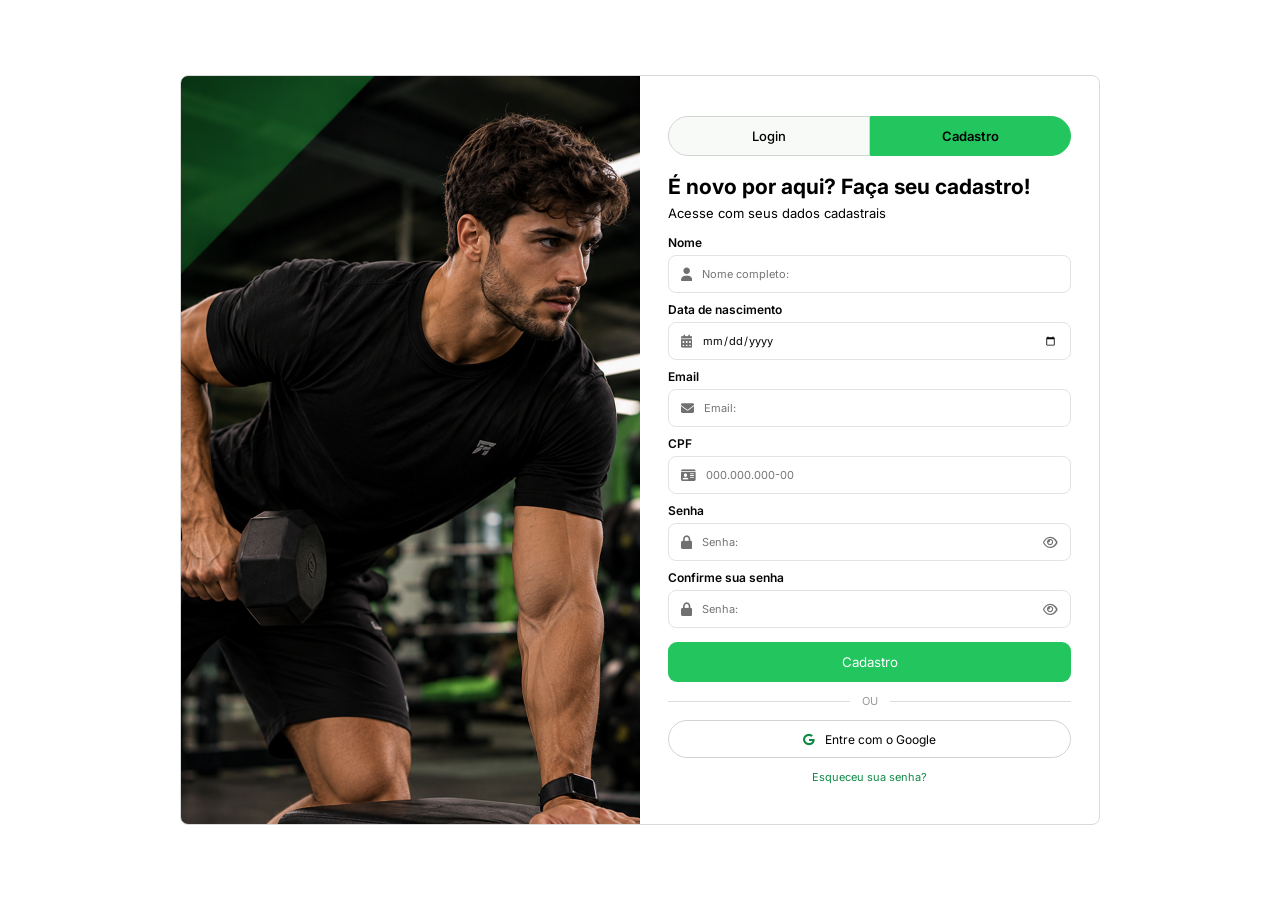
<file: cadastro.html>
<!DOCTYPE html>
<html lang="pt-br">
<head>
    <meta charset="UTF-8">
    <meta name="viewport" content="width=device-width, initial-scale=1.0">
    <link rel="preconnect" href="https://fonts.googleapis.com">
    <link rel="preconnect" href="https://fonts.gstatic.com" crossorigin>
    <link rel="stylesheet" href="https://cdnjs.cloudflare.com/ajax/libs/font-awesome/6.5.0/css/all.min.css">
    <link href="https://fonts.googleapis.com/css2?family=Inter:wght@400;500;600;700&display=swap" rel="stylesheet">
    <link rel="stylesheet" href="cadastro.css">
    <title>Cadastro</title>
</head>
<body>
    
    <main class="container">
        <section class="cadastro-card">

            <div class="Homemtreinando">
                <img src="Homemtreinando.png" alt="">
            </div>

            <div class="form-section">

            
            <div class="tabs">
                <button class="tab active" id="loginTab">
                    Login
                </button>

                <button class="tab cadastro" id="cadastroTab">
                    Cadastro
                </button>
            </div>

            <form id="cadastroForm">

                <h2>É novo por aqui? Faça seu cadastro!</h2>

                <p class="subtitle">
                    Acesse com seus dados cadastrais
                </p>

                <div class="input-group">
                    <label for="name">Nome</label>

                    <div class="input-box">
                        <i class="fa-solid fa-user"></i>
                        <input type="name" id="name" placeholder="Nome completo:">
                    </div>
                </div>

                <div class="input-group">
                    <label for="name">Data de nascimento</label>

                    <div class="input-box">
                        <i class="fa-solid fa-calendar-days"></i>
                        <input type="date" id="date" placeholder="00/00/0000">
                    </div>
                </div>

                <div class="input-group">
                    <label for="name">Email</label>

                    <div class="input-box">
                        <i class="fa-solid fa-envelope"></i>
                        <input type="email" id="email" placeholder="Email:" required>
                    </div>
                </div>
                
                <div class="input-group">
                    <label for="name">CPF</label>

                    <div class="input-box">
                        <i class="fa-solid fa-id-card"></i>
                        <input type="text" id="cpf" placeholder="000.000.000-00" required>
                    </div>
                </div>

                <div class="input-group">
                    <label for="name">Senha</label>

                    <div class="input-box">
                        <i class="fa-solid fa-lock"></i>
                        <input type="password" id="senha" placeholder="Senha:" required>
                        <i class="fa-regular fa-eye toggle-password" id="togglePassword"></i>
                    </div>
                </div>

                <div class="input-group">
                    <label for="name">Confirme sua senha</label>

                    <div class="input-box">
                        <i class="fa-solid fa-lock"></i>
                        <input type="password" id="senha" placeholder="Senha:" required>
                        <i class="fa-regular fa-eye toggle-password" id="togglePassword"></i>
                    </div>
                </div>

                <button type="submit" class="btn-primary">
                    Cadastro
                </button>

                <div class="divider">
                    <span></span>
                    <small>OU</small>
                    <span></span>
                </div>

                <button type="button" class="google-button">
                    <i class="fa-brands fa-google"></i>
                    Entre com o Google
                </button>

              
                <a href="#" class="forgot-password">
                    Esqueceu sua senha?
                </a>

            </form>

        </div>

    </section>
</main>
</body>
</html>
</file>
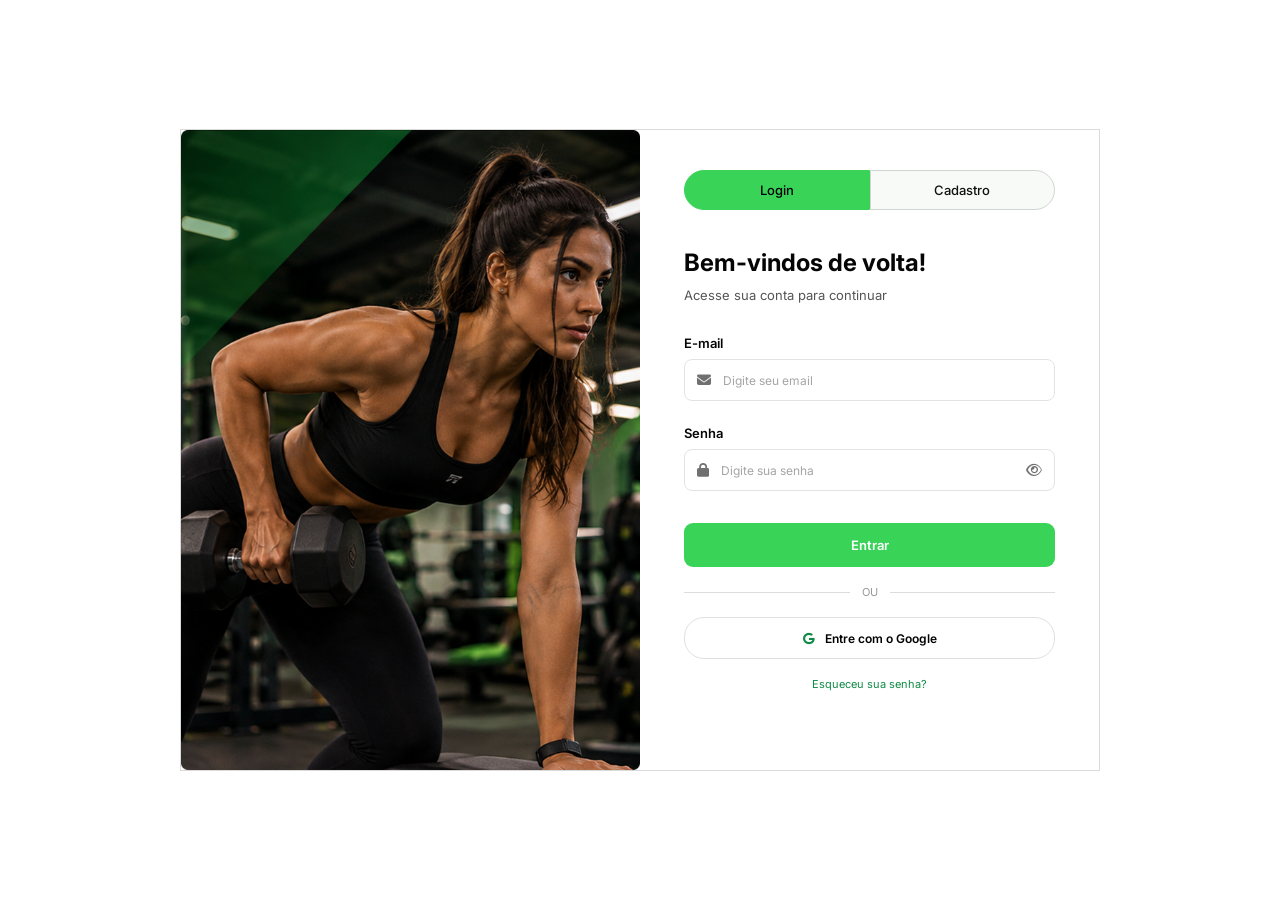
<file: login.html>
<!DOCTYPE html>
<html lang="pt-br">
<head>
    <meta charset="UTF-8">
    <meta name="viewport" content="width=device-width, initial-scale=1.0">
    <link rel="preconnect" href="https://fonts.googleapis.com">
    <link rel="preconnect" href="https://fonts.gstatic.com" crossorigin>
    <link rel="stylesheet" href="https://cdnjs.cloudflare.com/ajax/libs/font-awesome/6.5.0/css/all.min.css">
    <link href="https://fonts.googleapis.com/css2?family=Inter:wght@400;500;600;700&display=swap" rel="stylesheet">
    <link rel="stylesheet" href="login.css">
    <title>Login</title>
</head>
<body>
    
<main class="container">
    <section class="login-card">

       
        <div class="image-section">
            <img src="Mulhertreinando.png" alt="Pessoa treinando">
        </div>

        
        <div class="form-section">

            
            <div class="tabs">
                <button class="tab active" id="loginTab">
                    Login
                </button>

                <button class="tab" id="cadastroTab">
                    Cadastro
                </button>
            </div>

         
            <form id="loginForm">

                <h2>Bem-vindos de volta!</h2>

                <p class="subtitle">
                    Acesse sua conta para continuar
                </p>

                
                <div class="input-group">
                    <label for="email">E-mail</label>

                    <div class="input-box">
                        <i class="fa-solid fa-envelope"></i>
                        <input type="email" id="email" placeholder="Digite seu email" required>
                    </div>
                </div>

                
                <div class="input-group">
                    <label for="senha">Senha</label>

                    <div class="input-box">
                        <i class="fa-solid fa-lock"></i>
                        <input type="password" id="senha" placeholder="Digite sua senha" required>
                        <i class="fa-regular fa-eye toggle-password" id="togglePassword"></i>
                    </div>
                </div>

                <button type="submit" class="btn-primary">
                    Entrar
                </button>

               
                <div class="divider">
                    <span></span>
                    <small>OU</small>
                    <span></span>
                </div>

               
                <button type="button" class="google-button">
                    <i class="fa-brands fa-google"></i>
                    Entre com o Google
                </button>

              
                <a href="#" class="forgot-password">
                    Esqueceu sua senha?
                </a>

            </form>

        </div>

    </section>
</main>

<script src="formulario.js"></script>
</body>
</html>
</file>
<file: cadastro.css>
* {
    padding: 0;
    margin: 0;
    box-sizing: border-box;
    font-family: 'Inter', sans-serif;
}

body {
    min-height: 100vh;
    display: flex;
    justify-content: center;
    align-items: center;
}

.container {
    width: 100%;
    min-height: 100vh;
    display: flex;
    justify-content: center;
    align-items: center;
    padding: 20px;
}

.cadastro-card {
    width: 100%;
    max-width: 920px;
    height: 750px;
    display: grid;
    grid-template-columns: 1fr 1fr;
    background-color: white;
    border: 1px solid #DADADA;
    overflow: hidden;
    border-radius: 8px;
}

.Homemtreinando {
    width: 100%;
    height: 100%;
    overflow: hidden;
}

.Homemtreinando img {
    width: 100%;
    height: 100%;
    object-fit: cover;
    object-position: right;
    display: block;
}

.form-section {
    width: 100%;
    min-width: 0;
    padding: 30px 28px;
    display: flex;
    flex-direction: column;
    justify-content: center;
    overflow-y: auto;
}

.tabs {
    display: flex;
    justify-content: center;
    width: 100%;
    margin-bottom: 18px;
}

.tab {
    width: 50%;
    height: 40px;
    border: 1px solid #D1D5D1;
    background-color: #F8FAF8;
    color: black;
    font-size: 13px;
    font-weight: 500;
    cursor: pointer;
}

.tab:first-child {
    border-radius: 20px 0 0 20px;
}

.tab:last-child {
    color: black;
    border: 1px solid #22C55E;
    border-radius: 0 20px 20px 0;
    font-weight: 600;
    background-color: #22C55E;
}

h2 {
    font-size: 21px;
    color: black;
    margin-bottom: 6px;
}

.subtitle {
    font-size: 13px;
    margin-bottom: 14px;
}

.input-group {
    margin-bottom: 9px;
}

.input-group label {
    display: block;
    font-size: 12px;
    font-weight: 600;
    color: #050505;
    margin-bottom: 5px;
}

.input-box {
    display: flex;
    align-items: center;
    padding: 0 12px;
    border: 1px solid #E1E5E1;
    background-color: #FFFFFF;
    border-radius: 8px;
    width: 100%;
    height: 38px;
}

.input-box:focus-within {
    border-color: #22C55E;
}

.input-box i {
    color: #707070;
    font-size: 13px;
}

.input-box input {
    width: 100%;
    min-width: 0;
    height: 100%;
    border: none;
    outline: none;
    padding-left: 10px;
    font-size: 11px;
    color: #050505;
}

.toggle-password {
    cursor: pointer;
}

.btn-primary {
    width: 100%;
    height: 40px;
    margin-top: 5px;
    background-color: #22C55E;
    color: #FFFFFF;
    border: none;
    border-radius: 9px;
    cursor: pointer;
}

.btn-primary:hover {
    background-color: #0F8A45;
}

.divider {
    display: flex;
    align-items: center;
    gap: 12px;
    margin: 12px 0;
}

.divider span {
    flex: 1;
    height: 1px;
    background-color: #DDDDDD;
}

.divider small {
    color: #999999;
    font-size: 11px;
}

.google-button {
    width: 100%;
    height: 38px;
    background-color: #FFFFFF;
    border-radius: 20px;
    font-size: 12px;
    cursor: pointer;
    border: 1px solid #D1D5D1;
}

.google-button i {
    color: #0F8A45;
    margin-right: 8px;
}

.forgot-password {
    display: block;
    width: 100%;
    text-align: center;
    margin-top: 12px;
    font-size: 11px;
    color: #0F8A45;
    text-decoration: none;
}

media (max-width: 900px) {

    .cadastro-card {
        grid-template-columns: 1fr !important;
        height: auto;
        width: 100%;
    }

    .Homemtreinando {
        width: 100%;
        height: 260px;
        overflow: hidden;
    }

    .Homemtreinando img {
        display: block;
        width: 100%;
        height: 100%;
        object-fit: cover;
        object-position: center 20%;
    }

    .form-section {
        width: 100%;
        padding: 28px;
    }

}

@media (max-width: 540px) {

    .container {
        padding: 12px;
        align-items: flex-start;
    }

    .cadastro-card {
        width: 100%;
        max-width: 420px;
        margin: 0 auto;
        height: auto;
        grid-template-columns: 1fr !important;
        border-radius: 12px;
        overflow: hidden;
    }

    .Homemtreinando {
        width: 100%;
        height: 150px;
        overflow: hidden;
    }

    .Homemtreinando img {
        width: 100%;
        height: 100%;
        object-fit: cover;
        object-position: center 20%;
        display: block;
    }

    .form-section {
        padding: 18px 16px;
        overflow: visible;
    }

    .tabs {
        margin-bottom: 16px;
    }

    .tab {
        height: 36px;
        font-size: 12px;
    }

    h2 {
        font-size: 19px;
        margin-bottom: 6px;
    }

    .subtitle {
        font-size: 12px;
    }

    .input-group {
        margin-bottom: 10px;
    }

    .input-box {
        height: 38px;
    }

    .btn-primary {
        height: 40px;
    }

    .google-button {
        height: 38px;
    }

}
</file>
<file: login.css>
* {
    margin: 0;
    padding: 0;
    box-sizing: border-box;
}

body {
    font-family: 'Inter', sans-serif;
    min-height: 100vh;
    display: flex;
    justify-content: center;
    align-items: center;
}

.container {
    width: 100%;
    min-height: 100vh;
    display: flex;
    justify-content: center;
    align-items: center;
    padding: 32px;
}

.login-card {
    width: 920px;
    min-height: 560px;
    display: grid;
    grid-template-columns: 1fr 1fr;
    background-color: white;
    border: 1px solid #DADADA;
    overflow: hidden;
}

.image-section {
    width: 100%;
    min-height: 560px;
    overflow: hidden;
}

.image-section img {
    width: 100%;
    height: 100%;
    object-fit: cover;
    display: block;
}

.form-section {
    padding: 40px 44px;
    display: flex;
    flex-direction: column;
}

.tabs {
    display: flex;
    justify-content: center;
    width: 100%;
    margin-bottom: 38px;
}

.tab {
    width: 50%;
    height: 40px;
    border: 1px solid #D1D5D1;
    background-color: #F8FAF8;
    color: #111111;
    font-family: 'Inter';
    font-size: 13px;
    font-weight: 500;
    cursor: pointer;
}

.tab:first-child {
    border-radius: 20px 0 0 20px;
}

.tab:last-child {
    border-radius: 0 20px 20px 0;
}

.tab.active {
    background-color: #39D358;
    border-color: #39D358;
    color: black;
}

h2 {
    font-size: 24px;
    font-weight: 700;
    color: #050505;

    margin-bottom: 10px;
}

.subtitle {
    font-size: 13px;
    color: #555555;

    margin-bottom: 32px;
}

.input-group {
    margin-bottom: 24px;
}

.input-group label {
    display: block;

    font-size: 13px;
    font-weight: 600;

    color: #050505;

    margin-bottom: 8px;
}

.input-box {
    width: 100%;
    height: 42px;

    display: flex;
    align-items: center;

    padding: 0 12px;

    border: 1px solid #E1E5E1;
    border-radius: 8px;

    background-color: #FFFFFF;

    transition: border 0.2s;
}

.input-box:focus-within {
    border-color: #39D358;
}

.input-box i {
    color: #707070;
    font-size: 14px;
}

.input-box input {
    width: 100%;
    height: 100%;

    border: none;
    outline: none;

    padding-left: 12px;

    font-family: inherit;
    font-size: 12px;

    color: #050505;
}

.input-box input::placeholder {
    color: #A5A5A5;
}

.toggle-password {
    cursor: pointer;
}


.btn-primary {
    width: 100%;
    height: 44px;

    margin-top: 8px;

    background-color: #39D358;
    color: #FFFFFF;

    border: none;
    border-radius: 9px;

    font-family: inherit;
    font-size: 13px;
    font-weight: 600;

    cursor: pointer;

    transition: background 0.3s;
}

.btn-primary:hover {
    background-color: #0F8A45;
}


.divider {
    display: flex;
    align-items: center;
    gap: 12px;

    margin: 18px 0;
}

.divider span {
    flex: 1;
    height: 1px;
    background-color: #DDDDDD;
}

.divider small {
    color: #999999;
    font-size: 11px;
}


.google-button {
    width: 100%;
    height: 42px;
    background-color: #FFFFFF;
    border: 1px solid #E0E0E0;
    border-radius: 20px;

    font-family: inherit;
    font-size: 12px;
    font-weight: 600;

    cursor: pointer;
}

.google-button i {
    color: #0F8A45;
    margin-right: 8px;
}

.forgot-password {
    display: block;
    width: 100%;
    text-align: center;
    align-items: center;
    margin-top: 18px;
    font-size: 11px;
    color: #0F8A45;
    text-decoration: none;
}

.register-footer {
    text-align: center;
    margin-top: 18px;
    font-size: 11px;
}

.register-footer a {
    color: #0F8A45;
    font-weight: 600;
    text-decoration: none;
}


.hidden {
    display: none;
}

@media (max-width: 768px) {

    .container {
        padding: 20px;
    }

    .login-card {
        width: 100%;
        max-width: 460px;
        grid-template-columns: 1fr;
    }

    .image-section {
        min-height: 220px;
        height: 220px;
        overflow: hidden;
    }

    .image-section img {
        width: 100%;
        height: 100%;
        object-fit: cover;
        object-position: center 9%;
    }

    .form-section {
        padding: 30px 24px;
    }

    .tabs {
        margin-bottom: 28px;
    }

}
</file>
